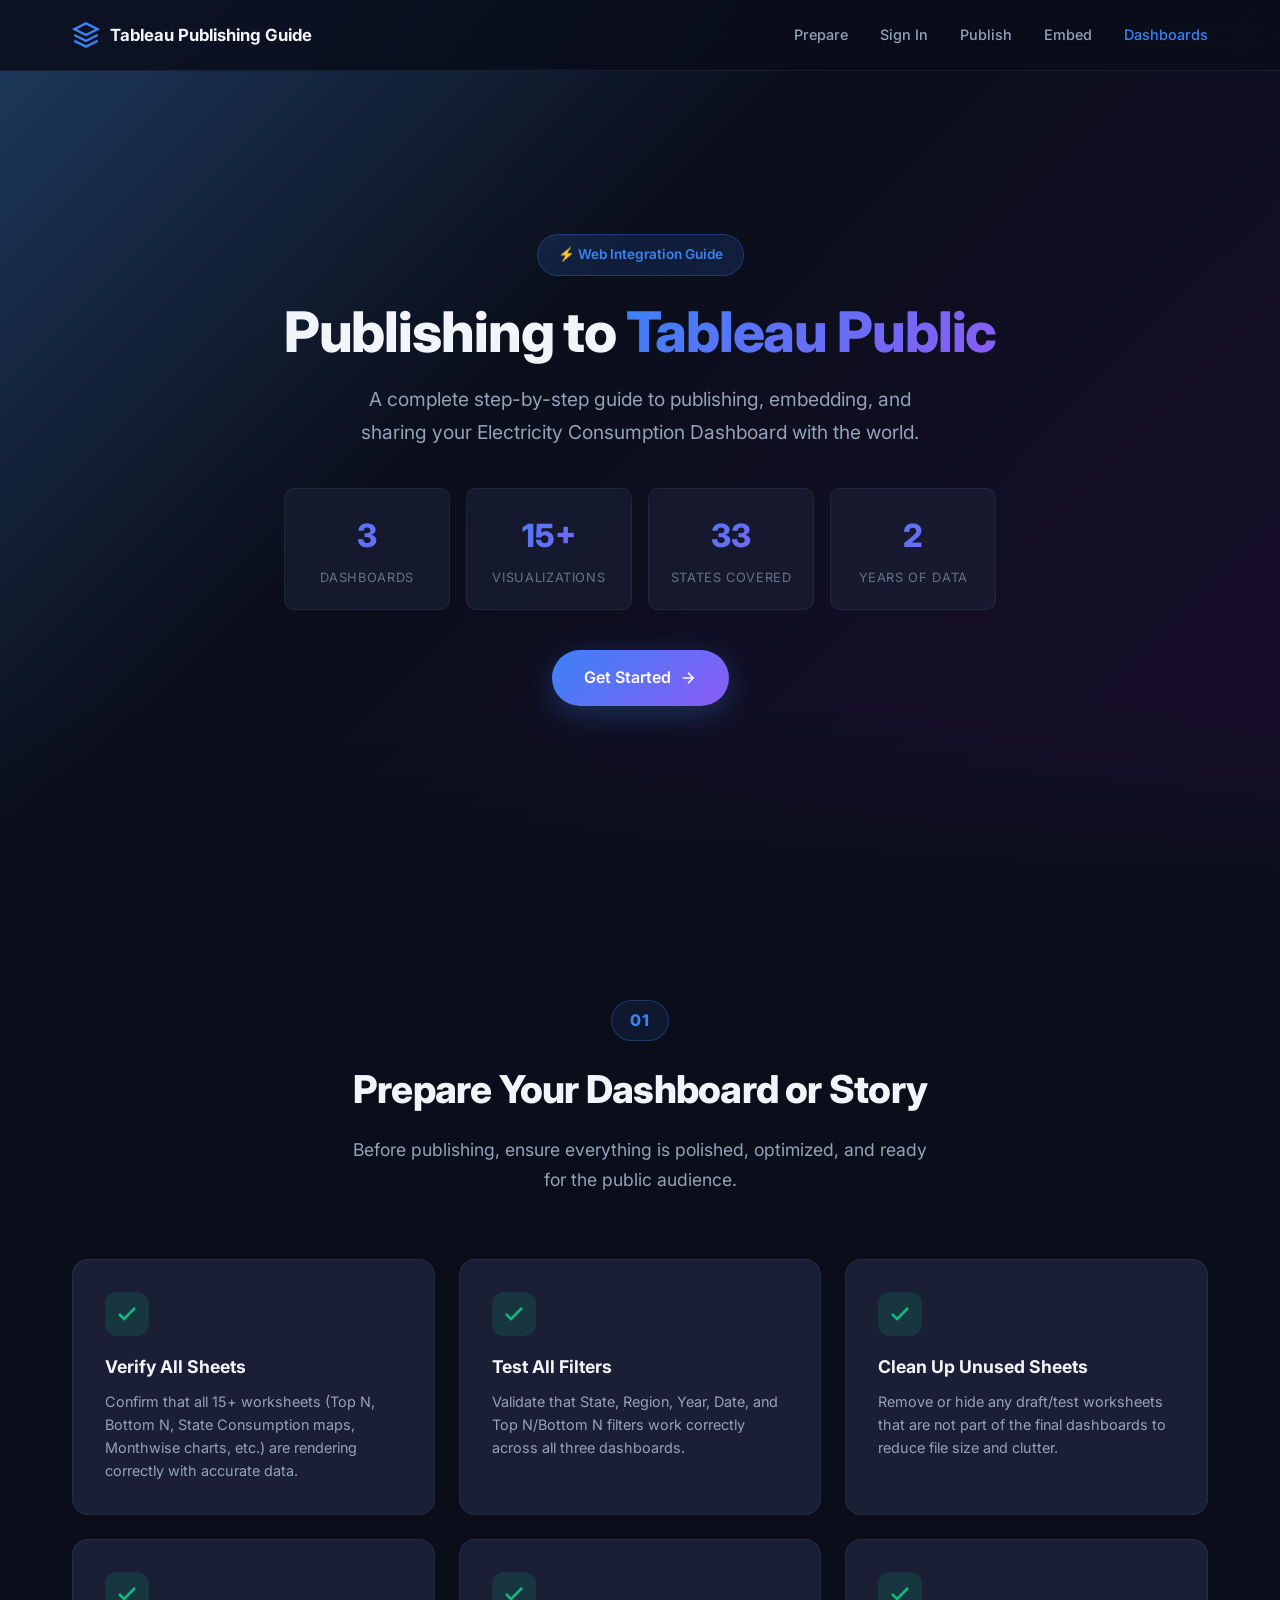
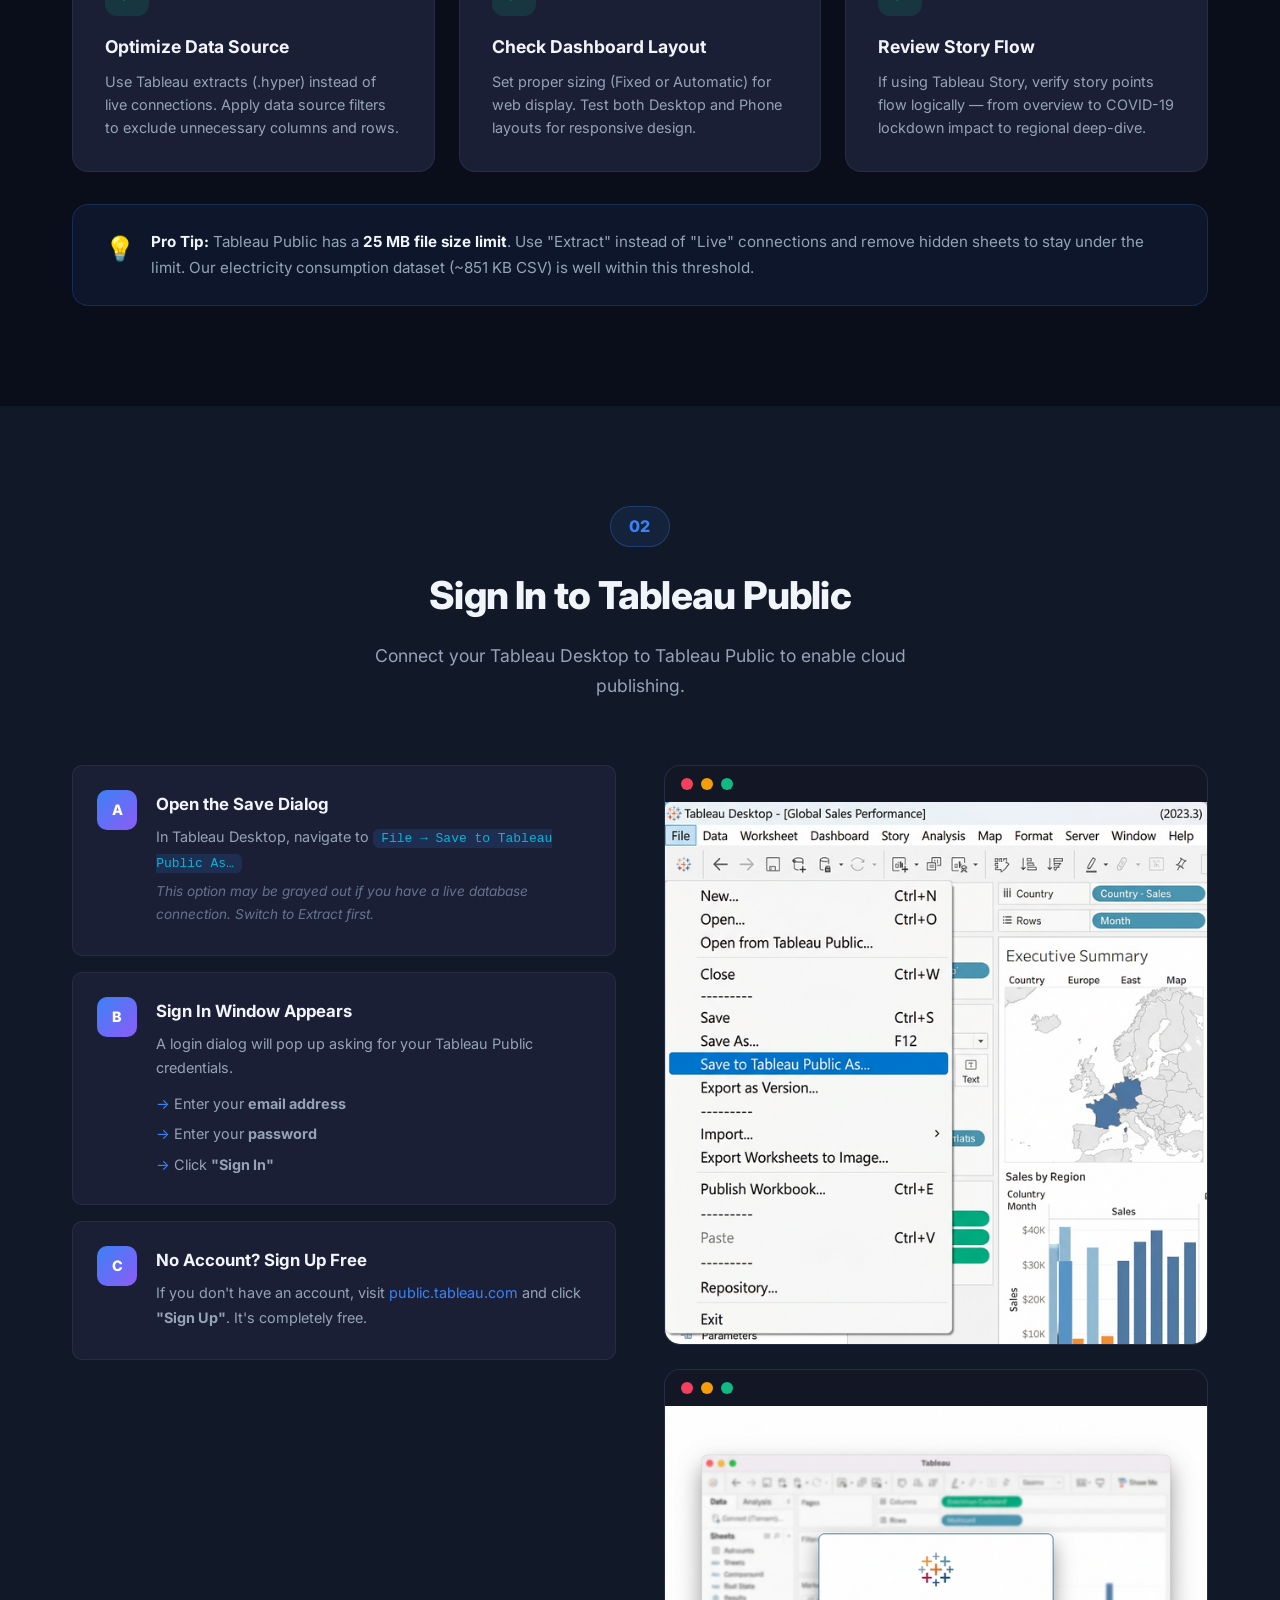
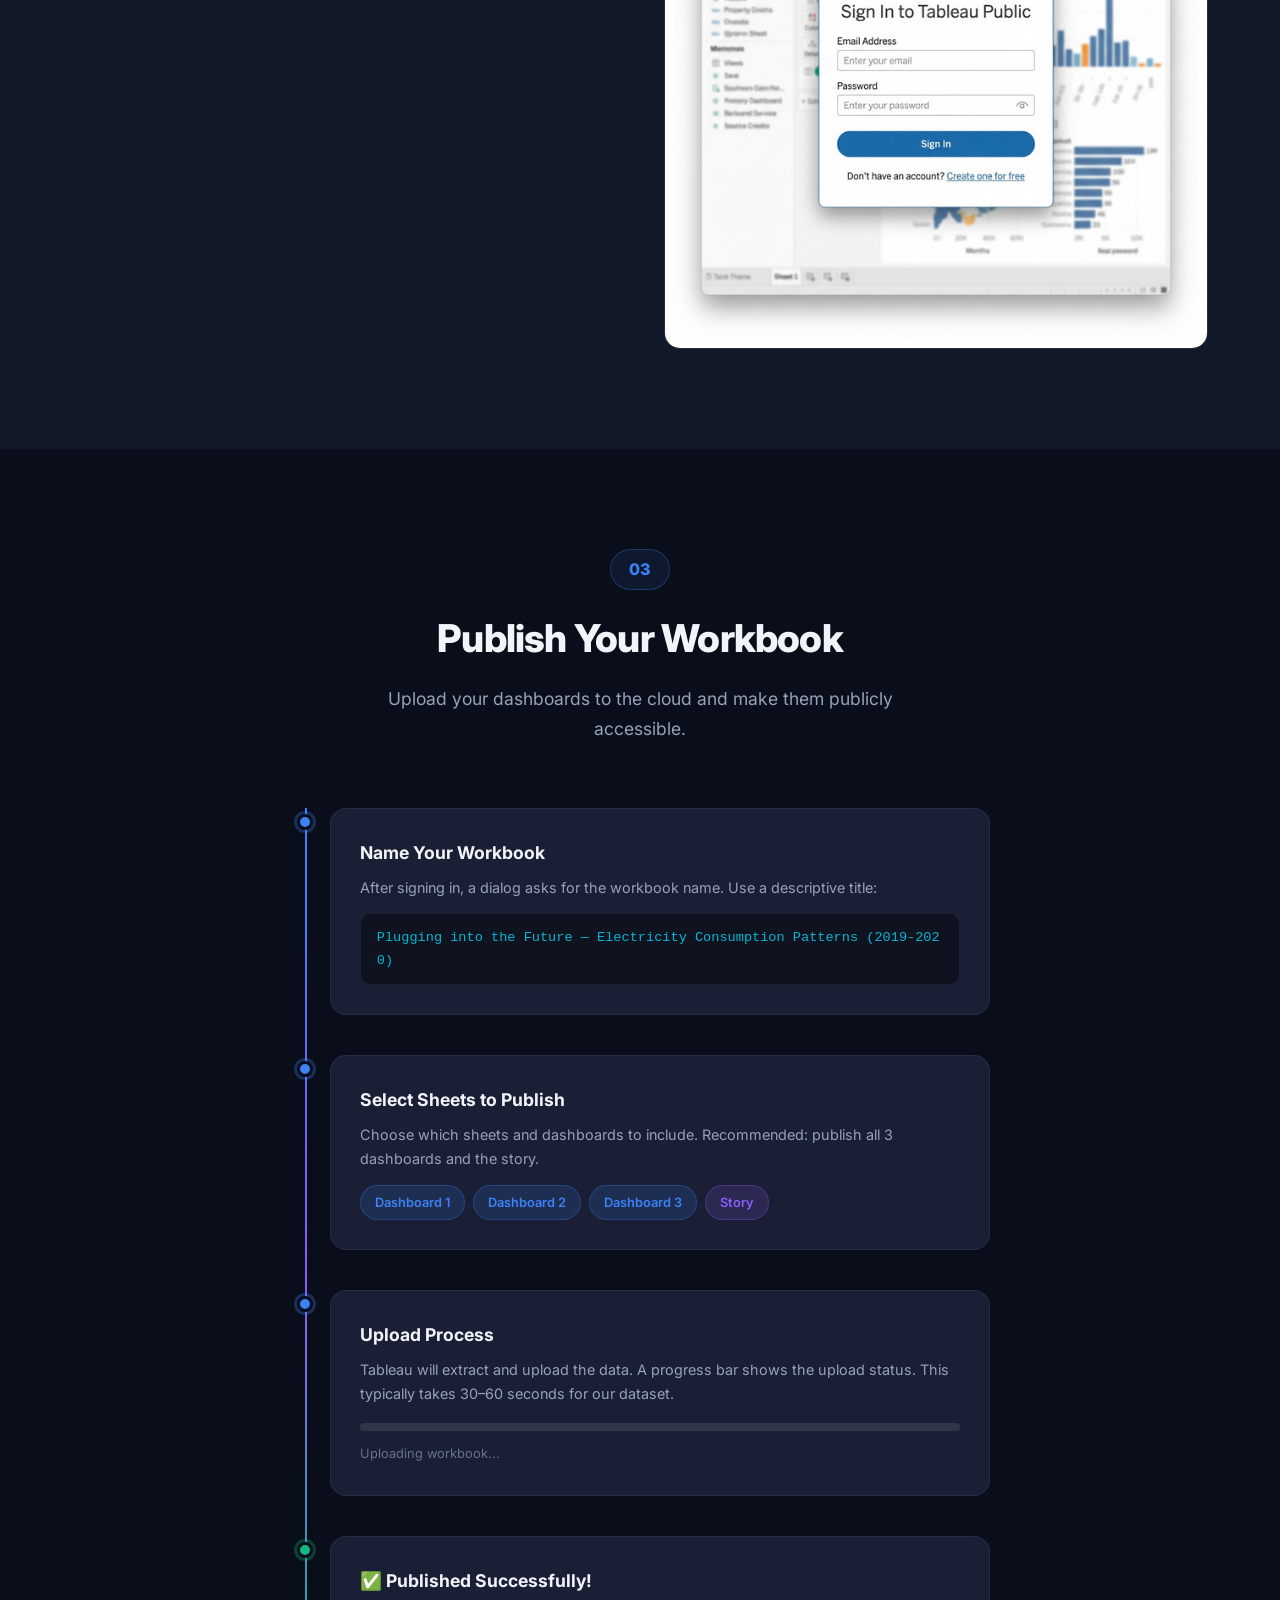
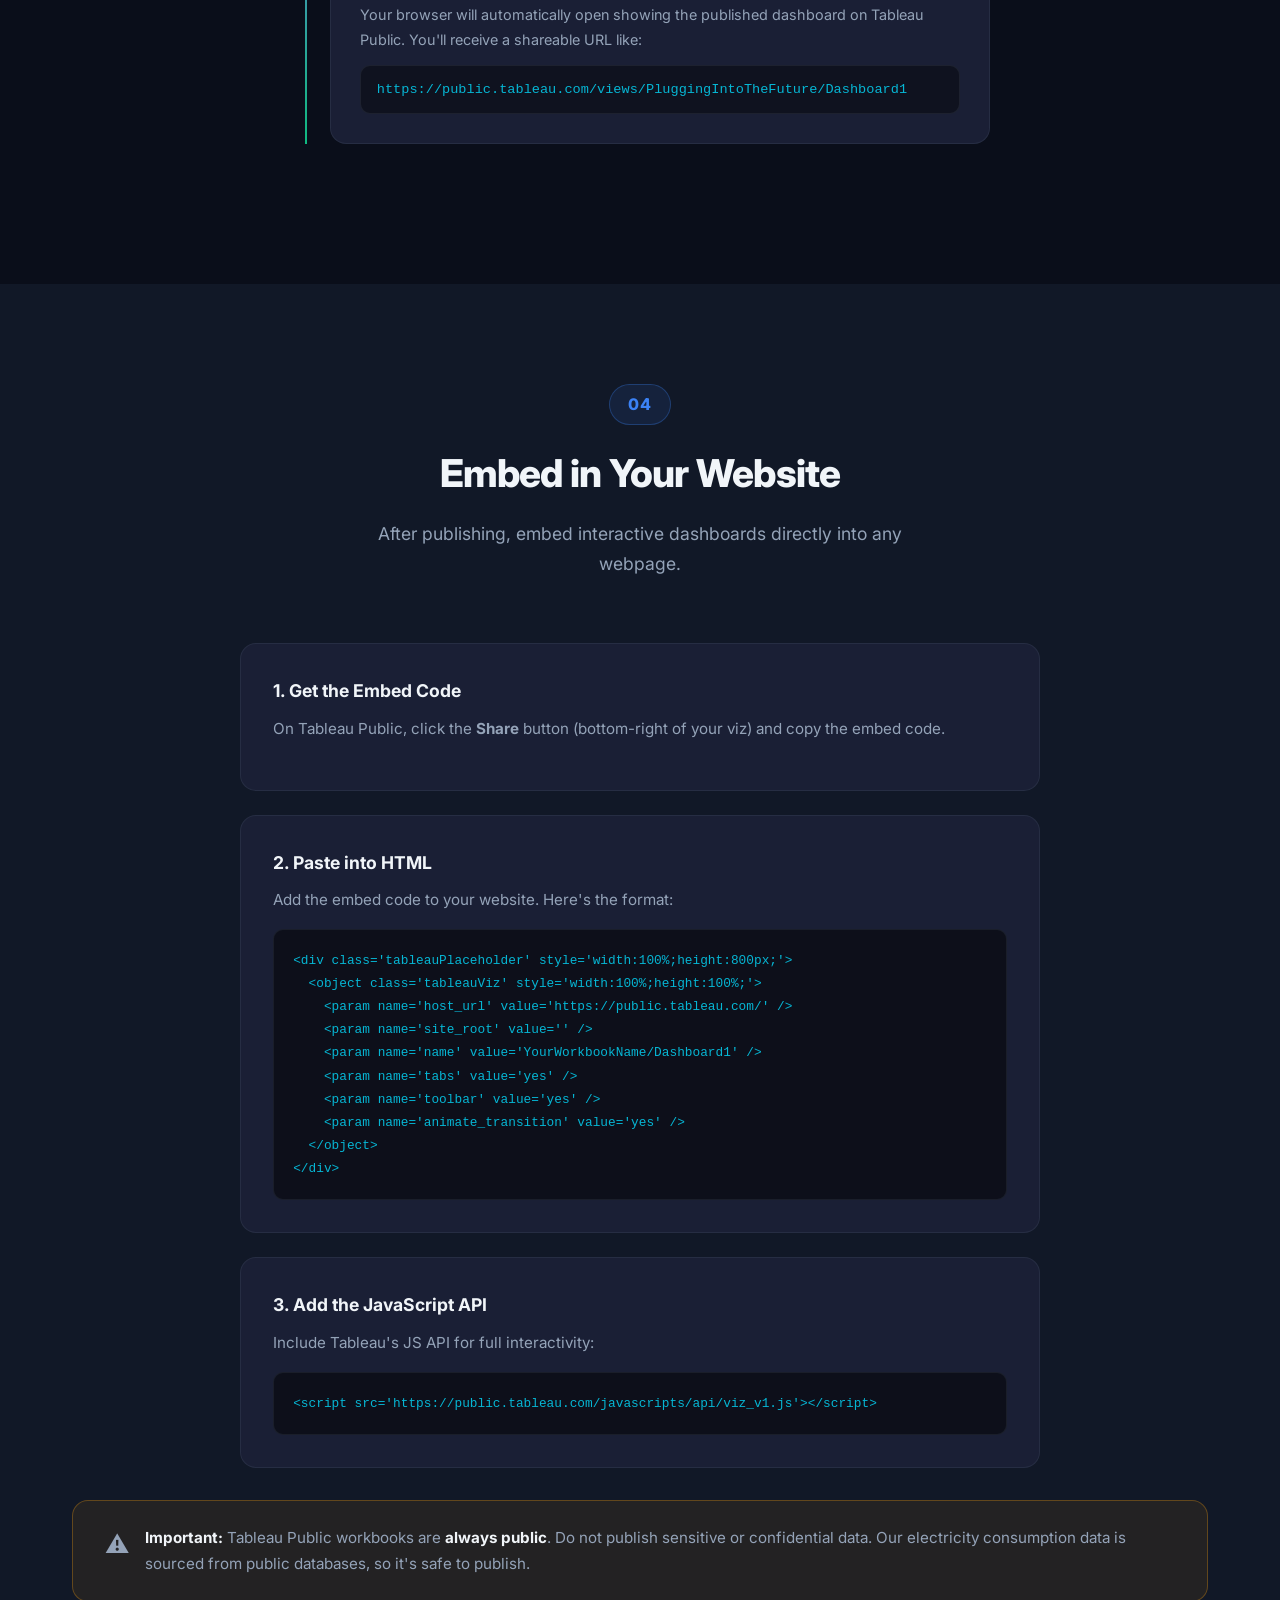
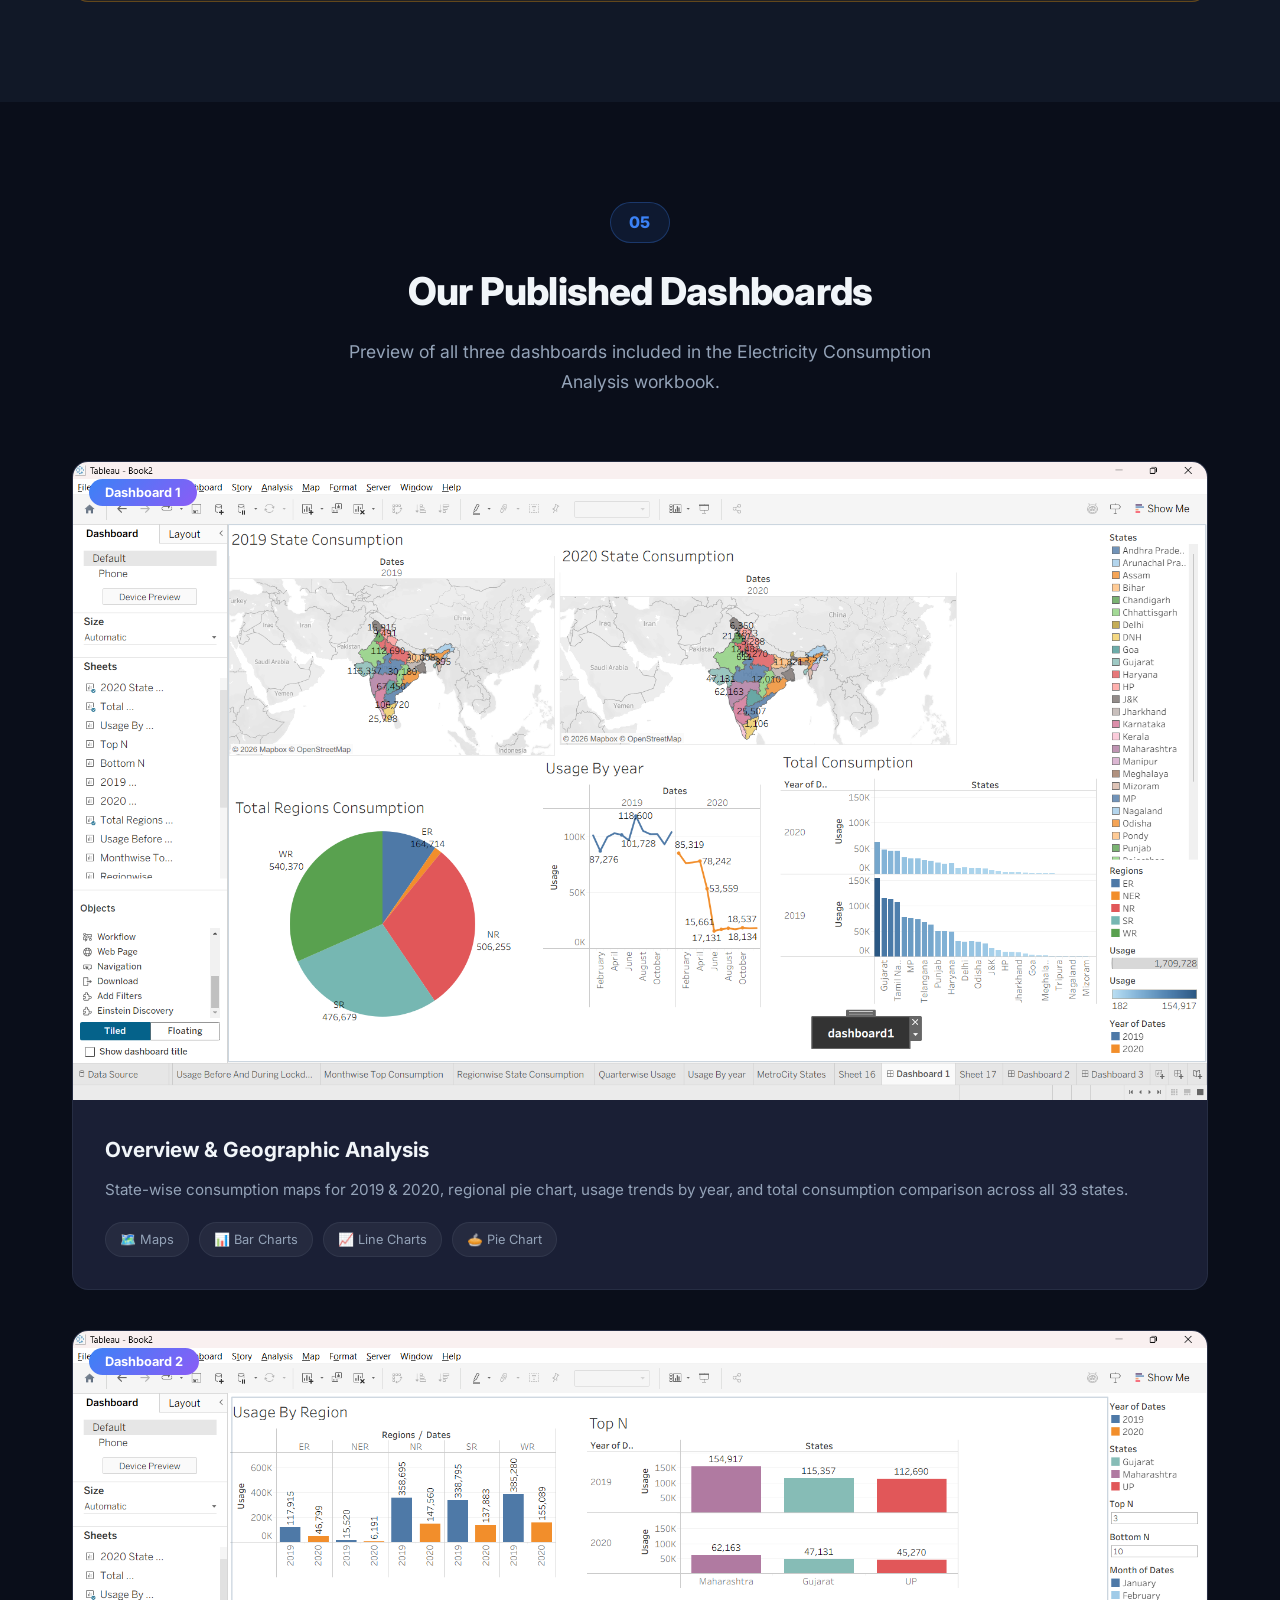
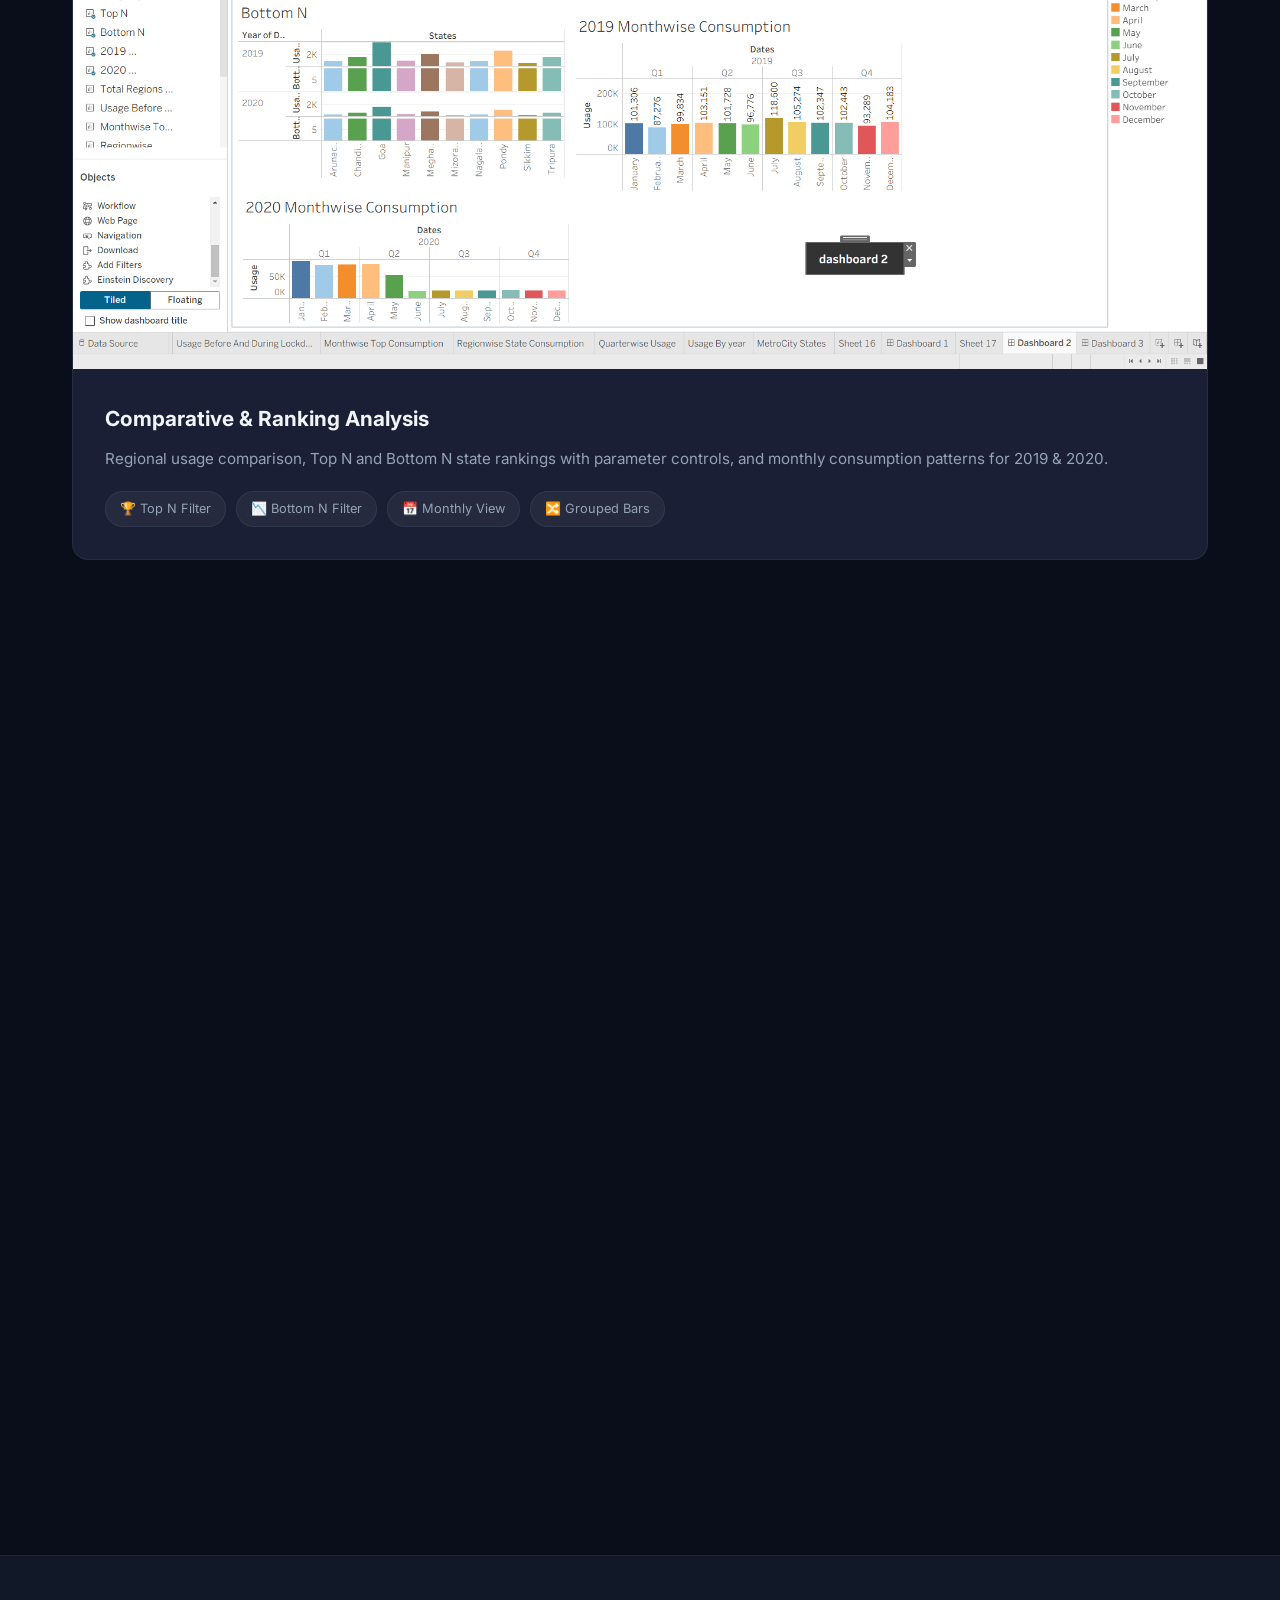
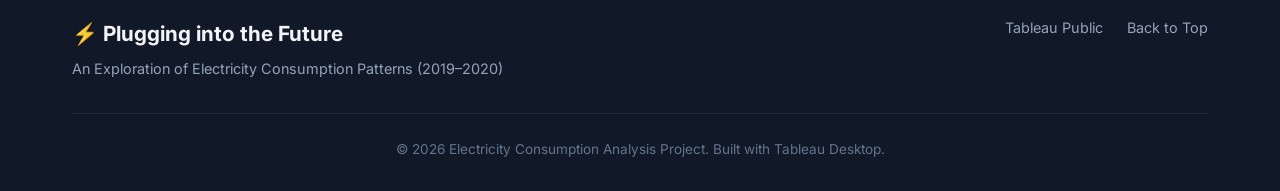
<file: webintegration/publishing/index.html>
<!DOCTYPE html>
<html lang="en">
<head>
    <meta charset="UTF-8">
    <meta name="viewport" content="width=device-width, initial-scale=1.0">
    <title>Publishing to Tableau Public — Electricity Consumption Dashboard</title>
    <meta name="description" content="Step-by-step guide to publishing the Electricity Consumption Dashboard to Tableau Public for web integration.">
    <link href="https://fonts.googleapis.com/css2?family=Inter:wght@300;400;500;600;700;800&display=swap" rel="stylesheet">
    <link rel="stylesheet" href="styles.css">
</head>
<body>
    <!-- Animated Background -->
    <div class="bg-orbs">
        <div class="orb orb-1"></div>
        <div class="orb orb-2"></div>
        <div class="orb orb-3"></div>
    </div>

    <!-- Navigation -->
    <nav class="navbar" id="navbar">
        <div class="nav-container">
            <div class="nav-brand">
                <svg width="28" height="28" viewBox="0 0 24 24" fill="none" stroke="currentColor" stroke-width="2"><path d="M12 2L2 7l10 5 10-5-10-5z"/><path d="M2 17l10 5 10-5"/><path d="M2 12l10 5 10-5"/></svg>
                <span>Tableau Publishing Guide</span>
            </div>
            <div class="nav-links">
                <a href="#prepare">Prepare</a>
                <a href="#signin">Sign In</a>
                <a href="#publish">Publish</a>
                <a href="#embed">Embed</a>
                <a href="#dashboards">Dashboards</a>
            </div>
        </div>
    </nav>

    <!-- Hero Section -->
    <header class="hero">
        <div class="hero-content">
            <div class="hero-badge">⚡ Web Integration Guide</div>
            <h1>Publishing to <span class="gradient-text">Tableau Public</span></h1>
            <p class="hero-subtitle">A complete step-by-step guide to publishing, embedding, and sharing your Electricity Consumption Dashboard with the world.</p>
            <div class="hero-stats">
                <div class="stat-card">
                    <span class="stat-number">3</span>
                    <span class="stat-label">Dashboards</span>
                </div>
                <div class="stat-card">
                    <span class="stat-number">15+</span>
                    <span class="stat-label">Visualizations</span>
                </div>
                <div class="stat-card">
                    <span class="stat-number">33</span>
                    <span class="stat-label">States Covered</span>
                </div>
                <div class="stat-card">
                    <span class="stat-number">2</span>
                    <span class="stat-label">Years of Data</span>
                </div>
            </div>
            <a href="#prepare" class="hero-cta">Get Started <svg width="18" height="18" viewBox="0 0 24 24" fill="none" stroke="currentColor" stroke-width="2"><path d="M5 12h14M12 5l7 7-7 7"/></svg></a>
        </div>
    </header>

    <!-- Step 1: Prepare -->
    <section class="section" id="prepare">
        <div class="container">
            <div class="step-header">
                <div class="step-number">01</div>
                <h2>Prepare Your Dashboard or Story</h2>
                <p class="section-desc">Before publishing, ensure everything is polished, optimized, and ready for the public audience.</p>
            </div>

            <div class="checklist-grid">
                <div class="checklist-card" data-aos="fade-up">
                    <div class="check-icon complete">
                        <svg width="24" height="24" viewBox="0 0 24 24" fill="none" stroke="currentColor" stroke-width="2.5"><polyline points="20 6 9 17 4 12"/></svg>
                    </div>
                    <h3>Verify All Sheets</h3>
                    <p>Confirm that all 15+ worksheets (Top N, Bottom N, State Consumption maps, Monthwise charts, etc.) are rendering correctly with accurate data.</p>
                </div>
                <div class="checklist-card" data-aos="fade-up" data-delay="100">
                    <div class="check-icon complete">
                        <svg width="24" height="24" viewBox="0 0 24 24" fill="none" stroke="currentColor" stroke-width="2.5"><polyline points="20 6 9 17 4 12"/></svg>
                    </div>
                    <h3>Test All Filters</h3>
                    <p>Validate that State, Region, Year, Date, and Top N/Bottom N filters work correctly across all three dashboards.</p>
                </div>
                <div class="checklist-card" data-aos="fade-up" data-delay="200">
                    <div class="check-icon complete">
                        <svg width="24" height="24" viewBox="0 0 24 24" fill="none" stroke="currentColor" stroke-width="2.5"><polyline points="20 6 9 17 4 12"/></svg>
                    </div>
                    <h3>Clean Up Unused Sheets</h3>
                    <p>Remove or hide any draft/test worksheets that are not part of the final dashboards to reduce file size and clutter.</p>
                </div>
                <div class="checklist-card" data-aos="fade-up" data-delay="300">
                    <div class="check-icon complete">
                        <svg width="24" height="24" viewBox="0 0 24 24" fill="none" stroke="currentColor" stroke-width="2.5"><polyline points="20 6 9 17 4 12"/></svg>
                    </div>
                    <h3>Optimize Data Source</h3>
                    <p>Use Tableau extracts (.hyper) instead of live connections. Apply data source filters to exclude unnecessary columns and rows.</p>
                </div>
                <div class="checklist-card" data-aos="fade-up" data-delay="400">
                    <div class="check-icon complete">
                        <svg width="24" height="24" viewBox="0 0 24 24" fill="none" stroke="currentColor" stroke-width="2.5"><polyline points="20 6 9 17 4 12"/></svg>
                    </div>
                    <h3>Check Dashboard Layout</h3>
                    <p>Set proper sizing (Fixed or Automatic) for web display. Test both Desktop and Phone layouts for responsive design.</p>
                </div>
                <div class="checklist-card" data-aos="fade-up" data-delay="500">
                    <div class="check-icon complete">
                        <svg width="24" height="24" viewBox="0 0 24 24" fill="none" stroke="currentColor" stroke-width="2.5"><polyline points="20 6 9 17 4 12"/></svg>
                    </div>
                    <h3>Review Story Flow</h3>
                    <p>If using Tableau Story, verify story points flow logically — from overview to COVID-19 lockdown impact to regional deep-dive.</p>
                </div>
            </div>

            <div class="tip-box">
                <div class="tip-icon">💡</div>
                <div>
                    <strong>Pro Tip:</strong> Tableau Public has a <strong>25 MB file size limit</strong>. Use "Extract" instead of "Live" connections and remove hidden sheets to stay under the limit. Our electricity consumption dataset (~851 KB CSV) is well within this threshold.
                </div>
            </div>
        </div>
    </section>

    <!-- Step 2: Sign In -->
    <section class="section section-dark" id="signin">
        <div class="container">
            <div class="step-header">
                <div class="step-number">02</div>
                <h2>Sign In to Tableau Public</h2>
                <p class="section-desc">Connect your Tableau Desktop to Tableau Public to enable cloud publishing.</p>
            </div>

            <div class="two-col">
                <div class="instruction-panel">
                    <div class="instruction-step">
                        <div class="inst-num">A</div>
                        <div>
                            <h4>Open the Save Dialog</h4>
                            <p>In Tableau Desktop, navigate to <code>File → Save to Tableau Public As…</code></p>
                            <p class="note">This option may be grayed out if you have a live database connection. Switch to Extract first.</p>
                        </div>
                    </div>
                    <div class="instruction-step">
                        <div class="inst-num">B</div>
                        <div>
                            <h4>Sign In Window Appears</h4>
                            <p>A login dialog will pop up asking for your Tableau Public credentials.</p>
                            <ul>
                                <li>Enter your <strong>email address</strong></li>
                                <li>Enter your <strong>password</strong></li>
                                <li>Click <strong>"Sign In"</strong></li>
                            </ul>
                        </div>
                    </div>
                    <div class="instruction-step">
                        <div class="inst-num">C</div>
                        <div>
                            <h4>No Account? Sign Up Free</h4>
                            <p>If you don't have an account, visit <a href="https://public.tableau.com/app/discover" target="_blank" rel="noopener">public.tableau.com</a> and click <strong>"Sign Up"</strong>. It's completely free.</p>
                        </div>
                    </div>
                </div>
                <div class="image-panel">
                    <div class="image-frame">
                        <div class="frame-dots"><span></span><span></span><span></span></div>
                        <img src="tableau_save_menu.png" alt="Tableau File Menu — Save to Tableau Public" loading="lazy">
                    </div>
                    <div class="image-frame" style="margin-top: 1.5rem;">
                        <div class="frame-dots"><span></span><span></span><span></span></div>
                        <img src="tableau_login_dialog.png" alt="Tableau Public Sign In Dialog" loading="lazy">
                    </div>
                </div>
            </div>
        </div>
    </section>

    <!-- Step 3: Publish -->
    <section class="section" id="publish">
        <div class="container">
            <div class="step-header">
                <div class="step-number">03</div>
                <h2>Publish Your Workbook</h2>
                <p class="section-desc">Upload your dashboards to the cloud and make them publicly accessible.</p>
            </div>

            <div class="timeline">
                <div class="timeline-item">
                    <div class="timeline-dot"></div>
                    <div class="timeline-content">
                        <h4>Name Your Workbook</h4>
                        <p>After signing in, a dialog asks for the workbook name. Use a descriptive title:</p>
                        <code class="code-block">Plugging into the Future — Electricity Consumption Patterns (2019-2020)</code>
                    </div>
                </div>
                <div class="timeline-item">
                    <div class="timeline-dot"></div>
                    <div class="timeline-content">
                        <h4>Select Sheets to Publish</h4>
                        <p>Choose which sheets and dashboards to include. Recommended: publish all 3 dashboards and the story.</p>
                        <div class="sheet-tags">
                            <span class="tag tag-dash">Dashboard 1</span>
                            <span class="tag tag-dash">Dashboard 2</span>
                            <span class="tag tag-dash">Dashboard 3</span>
                            <span class="tag tag-story">Story</span>
                        </div>
                    </div>
                </div>
                <div class="timeline-item">
                    <div class="timeline-dot"></div>
                    <div class="timeline-content">
                        <h4>Upload Process</h4>
                        <p>Tableau will extract and upload the data. A progress bar shows the upload status. This typically takes 30–60 seconds for our dataset.</p>
                        <div class="progress-demo">
                            <div class="progress-bar"><div class="progress-fill"></div></div>
                            <span>Uploading workbook...</span>
                        </div>
                    </div>
                </div>
                <div class="timeline-item">
                    <div class="timeline-dot success"></div>
                    <div class="timeline-content">
                        <h4>✅ Published Successfully!</h4>
                        <p>Your browser will automatically open showing the published dashboard on Tableau Public. You'll receive a shareable URL like:</p>
                        <code class="code-block">https://public.tableau.com/views/PluggingIntoTheFuture/Dashboard1</code>
                    </div>
                </div>
            </div>
        </div>
    </section>

    <!-- Step 4: Embed -->
    <section class="section section-dark" id="embed">
        <div class="container">
            <div class="step-header">
                <div class="step-number">04</div>
                <h2>Embed in Your Website</h2>
                <p class="section-desc">After publishing, embed interactive dashboards directly into any webpage.</p>
            </div>

            <div class="embed-guide">
                <div class="embed-step">
                    <h4>1. Get the Embed Code</h4>
                    <p>On Tableau Public, click the <strong>Share</strong> button (bottom-right of your viz) and copy the embed code.</p>
                </div>
                <div class="embed-step">
                    <h4>2. Paste into HTML</h4>
                    <p>Add the embed code to your website. Here's the format:</p>
                    <pre class="code-pre"><code>&lt;div class='tableauPlaceholder' style='width:100%;height:800px;'&gt;
  &lt;object class='tableauViz' style='width:100%;height:100%;'&gt;
    &lt;param name='host_url' value='https://public.tableau.com/' /&gt;
    &lt;param name='site_root' value='' /&gt;
    &lt;param name='name' value='YourWorkbookName/Dashboard1' /&gt;
    &lt;param name='tabs' value='yes' /&gt;
    &lt;param name='toolbar' value='yes' /&gt;
    &lt;param name='animate_transition' value='yes' /&gt;
  &lt;/object&gt;
&lt;/div&gt;</code></pre>
                </div>
                <div class="embed-step">
                    <h4>3. Add the JavaScript API</h4>
                    <p>Include Tableau's JS API for full interactivity:</p>
                    <pre class="code-pre"><code>&lt;script src='https://public.tableau.com/javascripts/api/viz_v1.js'&gt;&lt;/script&gt;</code></pre>
                </div>
            </div>

            <div class="tip-box tip-warning">
                <div class="tip-icon">⚠️</div>
                <div>
                    <strong>Important:</strong> Tableau Public workbooks are <strong>always public</strong>. Do not publish sensitive or confidential data. Our electricity consumption data is sourced from public databases, so it's safe to publish.
                </div>
            </div>
        </div>
    </section>

    <!-- Dashboards Preview -->
    <section class="section" id="dashboards">
        <div class="container">
            <div class="step-header">
                <div class="step-number">05</div>
                <h2>Our Published Dashboards</h2>
                <p class="section-desc">Preview of all three dashboards included in the Electricity Consumption Analysis workbook.</p>
            </div>

            <div class="dashboard-gallery">
                <div class="dash-card">
                    <div class="dash-image">
                        <img src="dashboard1.png" alt="Dashboard 1 — Overview & Geographic Analysis" loading="lazy">
                        <div class="dash-overlay">
                            <span class="dash-tag">Dashboard 1</span>
                        </div>
                    </div>
                    <div class="dash-info">
                        <h3>Overview & Geographic Analysis</h3>
                        <p>State-wise consumption maps for 2019 & 2020, regional pie chart, usage trends by year, and total consumption comparison across all 33 states.</p>
                        <div class="dash-features">
                            <span>🗺️ Maps</span>
                            <span>📊 Bar Charts</span>
                            <span>📈 Line Charts</span>
                            <span>🥧 Pie Chart</span>
                        </div>
                    </div>
                </div>

                <div class="dash-card">
                    <div class="dash-image">
                        <img src="dashboard2.png" alt="Dashboard 2 — Comparative & Ranking Analysis" loading="lazy">
                        <div class="dash-overlay">
                            <span class="dash-tag">Dashboard 2</span>
                        </div>
                    </div>
                    <div class="dash-info">
                        <h3>Comparative & Ranking Analysis</h3>
                        <p>Regional usage comparison, Top N and Bottom N state rankings with parameter controls, and monthly consumption patterns for 2019 & 2020.</p>
                        <div class="dash-features">
                            <span>🏆 Top N Filter</span>
                            <span>📉 Bottom N Filter</span>
                            <span>📅 Monthly View</span>
                            <span>🔀 Grouped Bars</span>
                        </div>
                    </div>
                </div>

                <div class="dash-card">
                    <div class="dash-image">
                        <img src="dashboard3.png" alt="Dashboard 3 — Deep Dive & Lockdown Analysis" loading="lazy">
                        <div class="dash-overlay">
                            <span class="dash-tag">Dashboard 3</span>
                        </div>
                    </div>
                    <div class="dash-info">
                        <h3>Deep Dive & Lockdown Analysis</h3>
                        <p>COVID-19 lockdown impact analysis, monthwise top consumption heatmap, regionwise state breakdown, quarterwise usage, and metro city comparison.</p>
                        <div class="dash-features">
                            <span>🔒 Lockdown Impact</span>
                            <span>🏙️ Metro Cities</span>
                            <span>📋 Region Breakdown</span>
                            <span>📊 Quarterly View</span>
                        </div>
                    </div>
                </div>
            </div>
        </div>
    </section>

    <!-- Footer -->
    <footer class="footer">
        <div class="container">
            <div class="footer-content">
                <div>
                    <h3>⚡ Plugging into the Future</h3>
                    <p>An Exploration of Electricity Consumption Patterns (2019–2020)</p>
                </div>
                <div class="footer-links">
                    <a href="https://public.tableau.com" target="_blank" rel="noopener">Tableau Public</a>
                    <a href="#prepare">Back to Top</a>
                </div>
            </div>
            <div class="footer-bottom">
                <p>&copy; 2026 Electricity Consumption Analysis Project. Built with Tableau Desktop.</p>
            </div>
        </div>
    </footer>

    <script src="script.js"></script>
</body>
</html>
</file>
<file: webintegration/publishing/styles.css>
/* ==================== CSS Variables & Reset ==================== */
:root {
    --bg-primary: #0a0e1a;
    --bg-secondary: #111827;
    --bg-card: #1a1f35;
    --bg-card-hover: #212845;
    --text-primary: #f1f5f9;
    --text-secondary: #94a3b8;
    --text-muted: #64748b;
    --accent-blue: #3b82f6;
    --accent-purple: #8b5cf6;
    --accent-cyan: #06b6d4;
    --accent-emerald: #10b981;
    --accent-amber: #f59e0b;
    --accent-rose: #f43f5e;
    --gradient-primary: linear-gradient(135deg, #3b82f6, #8b5cf6);
    --gradient-hero: linear-gradient(135deg, #1e3a5f 0%, #0a0e1a 40%, #1a0e2e 100%);
    --border-color: rgba(148, 163, 184, 0.1);
    --glass-bg: rgba(26, 31, 53, 0.7);
    --shadow-lg: 0 20px 60px rgba(0, 0, 0, 0.4);
    --radius: 16px;
    --radius-sm: 10px;
    --transition: 0.3s cubic-bezier(0.4, 0, 0.2, 1);
}

*, *::before, *::after { margin: 0; padding: 0; box-sizing: border-box; }

html { scroll-behavior: smooth; scroll-padding-top: 80px; }

body {
    font-family: 'Inter', -apple-system, BlinkMacSystemFont, sans-serif;
    background: var(--bg-primary);
    color: var(--text-primary);
    line-height: 1.7;
    overflow-x: hidden;
}

a { color: var(--accent-blue); text-decoration: none; transition: var(--transition); }
a:hover { color: var(--accent-cyan); }
code { background: rgba(59, 130, 246, 0.15); padding: 2px 8px; border-radius: 6px; font-size: 0.9em; color: var(--accent-cyan); }
img { max-width: 100%; height: auto; display: block; }

.container { max-width: 1200px; margin: 0 auto; padding: 0 2rem; }

/* ==================== Animated Background ==================== */
.bg-orbs { position: fixed; inset: 0; z-index: -1; overflow: hidden; pointer-events: none; }
.orb {
    position: absolute; border-radius: 50%; filter: blur(100px); opacity: 0.15;
    animation: float 20s ease-in-out infinite;
}
.orb-1 { width: 600px; height: 600px; background: var(--accent-blue); top: -200px; right: -200px; }
.orb-2 { width: 500px; height: 500px; background: var(--accent-purple); bottom: -150px; left: -150px; animation-delay: -7s; }
.orb-3 { width: 400px; height: 400px; background: var(--accent-cyan); top: 50%; left: 40%; animation-delay: -14s; }

@keyframes float {
    0%, 100% { transform: translate(0, 0) scale(1); }
    33% { transform: translate(30px, -50px) scale(1.05); }
    66% { transform: translate(-20px, 30px) scale(0.95); }
}

/* ==================== Navigation ==================== */
.navbar {
    position: fixed; top: 0; left: 0; right: 0; z-index: 1000;
    background: rgba(10, 14, 26, 0.85); backdrop-filter: blur(20px);
    border-bottom: 1px solid var(--border-color);
    transition: var(--transition);
}
.navbar.scrolled { background: rgba(10, 14, 26, 0.95); box-shadow: 0 4px 30px rgba(0,0,0,0.3); }
.nav-container { max-width: 1200px; margin: 0 auto; padding: 0 2rem; display: flex; align-items: center; justify-content: space-between; height: 70px; }
.nav-brand { display: flex; align-items: center; gap: 10px; font-weight: 700; font-size: 1.05rem; color: var(--text-primary); }
.nav-brand svg { color: var(--accent-blue); }
.nav-links { display: flex; gap: 2rem; }
.nav-links a { color: var(--text-secondary); font-size: 0.9rem; font-weight: 500; position: relative; }
.nav-links a::after { content: ''; position: absolute; bottom: -4px; left: 0; width: 0; height: 2px; background: var(--gradient-primary); transition: var(--transition); border-radius: 2px; }
.nav-links a:hover { color: var(--text-primary); }
.nav-links a:hover::after { width: 100%; }

/* ==================== Hero ==================== */
.hero {
    min-height: 100vh; display: flex; align-items: center; justify-content: center;
    background: var(--gradient-hero); text-align: center; padding: 120px 2rem 80px;
    position: relative;
}
.hero::after {
    content: ''; position: absolute; bottom: 0; left: 0; right: 0; height: 200px;
    background: linear-gradient(to top, var(--bg-primary), transparent);
}
.hero-content { position: relative; z-index: 2; max-width: 800px; }
.hero-badge {
    display: inline-block; background: rgba(59, 130, 246, 0.15); border: 1px solid rgba(59, 130, 246, 0.3);
    padding: 8px 20px; border-radius: 50px; font-size: 0.85rem; font-weight: 600;
    color: var(--accent-blue); margin-bottom: 1.5rem;
    animation: fadeInUp 0.8s ease;
}
.hero h1 { font-size: 3.5rem; font-weight: 800; line-height: 1.15; margin-bottom: 1.2rem; letter-spacing: -0.02em; animation: fadeInUp 0.8s ease 0.1s both; }
.gradient-text { background: var(--gradient-primary); -webkit-background-clip: text; -webkit-text-fill-color: transparent; background-clip: text; }
.hero-subtitle { font-size: 1.2rem; color: var(--text-secondary); max-width: 600px; margin: 0 auto 2.5rem; animation: fadeInUp 0.8s ease 0.2s both; }
.hero-stats { display: grid; grid-template-columns: repeat(4, 1fr); gap: 1rem; margin-bottom: 2.5rem; animation: fadeInUp 0.8s ease 0.3s both; }
.stat-card {
    background: var(--glass-bg); border: 1px solid var(--border-color); border-radius: var(--radius-sm);
    padding: 1.2rem; backdrop-filter: blur(10px);
    transition: var(--transition);
}
.stat-card:hover { border-color: var(--accent-blue); transform: translateY(-4px); }
.stat-number { display: block; font-size: 2rem; font-weight: 800; background: var(--gradient-primary); -webkit-background-clip: text; -webkit-text-fill-color: transparent; }
.stat-label { font-size: 0.8rem; color: var(--text-muted); text-transform: uppercase; letter-spacing: 0.05em; }
.hero-cta {
    display: inline-flex; align-items: center; gap: 8px;
    background: var(--gradient-primary); color: #fff; padding: 14px 32px;
    border-radius: 50px; font-weight: 600; font-size: 1rem;
    box-shadow: 0 8px 30px rgba(59, 130, 246, 0.3);
    transition: var(--transition); animation: fadeInUp 0.8s ease 0.4s both;
}
.hero-cta:hover { transform: translateY(-3px); box-shadow: 0 12px 40px rgba(59, 130, 246, 0.4); color: #fff; }

@keyframes fadeInUp {
    from { opacity: 0; transform: translateY(30px); }
    to { opacity: 1; transform: translateY(0); }
}

/* ==================== Sections ==================== */
.section { padding: 100px 0; }
.section-dark { background: var(--bg-secondary); }
.step-header { text-align: center; margin-bottom: 4rem; }
.step-number {
    display: inline-block; font-size: 1rem; font-weight: 800; color: var(--accent-blue);
    background: rgba(59, 130, 246, 0.1); border: 1px solid rgba(59, 130, 246, 0.3);
    padding: 6px 18px; border-radius: 50px; margin-bottom: 1rem; letter-spacing: 0.05em;
}
.step-header h2 { font-size: 2.4rem; font-weight: 800; margin-bottom: 0.8rem; letter-spacing: -0.02em; }
.section-desc { color: var(--text-secondary); font-size: 1.1rem; max-width: 600px; margin: 0 auto; }

/* ==================== Checklist Grid ==================== */
.checklist-grid { display: grid; grid-template-columns: repeat(3, 1fr); gap: 1.5rem; margin-bottom: 2rem; }
.checklist-card {
    background: var(--bg-card); border: 1px solid var(--border-color); border-radius: var(--radius);
    padding: 2rem; transition: var(--transition); position: relative; overflow: hidden;
}
.checklist-card::before {
    content: ''; position: absolute; top: 0; left: 0; right: 0; height: 3px;
    background: var(--gradient-primary); opacity: 0; transition: var(--transition);
}
.checklist-card:hover { border-color: rgba(59, 130, 246, 0.3); transform: translateY(-4px); box-shadow: var(--shadow-lg); }
.checklist-card:hover::before { opacity: 1; }
.check-icon {
    width: 44px; height: 44px; border-radius: 12px; display: flex; align-items: center; justify-content: center;
    margin-bottom: 1rem;
}
.check-icon.complete { background: rgba(16, 185, 129, 0.15); color: var(--accent-emerald); }
.checklist-card h3 { font-size: 1.1rem; font-weight: 700; margin-bottom: 0.5rem; }
.checklist-card p { color: var(--text-secondary); font-size: 0.9rem; line-height: 1.6; }

/* ==================== Tip Box ==================== */
.tip-box {
    background: rgba(59, 130, 246, 0.08); border: 1px solid rgba(59, 130, 246, 0.2);
    border-radius: var(--radius); padding: 1.5rem 2rem; display: flex; gap: 1rem; align-items: flex-start;
    font-size: 0.95rem; color: var(--text-secondary); line-height: 1.7;
}
.tip-box strong { color: var(--text-primary); }
.tip-icon { font-size: 1.5rem; flex-shrink: 0; }
.tip-warning { background: rgba(245, 158, 11, 0.08); border-color: rgba(245, 158, 11, 0.3); }

/* ==================== Two Column Layout ==================== */
.two-col { display: grid; grid-template-columns: 1fr 1fr; gap: 3rem; align-items: start; }
.instruction-step {
    display: flex; gap: 1.2rem; padding: 1.5rem; border-radius: var(--radius-sm);
    margin-bottom: 1rem; background: var(--bg-card); border: 1px solid var(--border-color);
    transition: var(--transition);
}
.instruction-step:hover { border-color: rgba(59, 130, 246, 0.3); }
.inst-num {
    width: 40px; height: 40px; border-radius: 10px; display: flex; align-items: center; justify-content: center;
    background: var(--gradient-primary); color: #fff; font-weight: 800; font-size: 0.9rem; flex-shrink: 0;
}
.instruction-step h4 { font-size: 1.05rem; font-weight: 700; margin-bottom: 0.4rem; }
.instruction-step p { color: var(--text-secondary); font-size: 0.9rem; margin-bottom: 0.3rem; }
.instruction-step ul { list-style: none; padding: 0; margin-top: 0.5rem; }
.instruction-step li { color: var(--text-secondary); font-size: 0.9rem; padding: 3px 0; padding-left: 18px; position: relative; }
.instruction-step li::before { content: '→'; position: absolute; left: 0; color: var(--accent-blue); }
.note { font-style: italic; color: var(--text-muted) !important; font-size: 0.85rem !important; }

/* ==================== Image Frame ==================== */
.image-frame {
    border-radius: var(--radius); overflow: hidden; border: 1px solid var(--border-color);
    background: var(--bg-card);
}
.frame-dots { padding: 12px 16px; display: flex; gap: 8px; background: rgba(0,0,0,0.3); }
.frame-dots span { width: 12px; height: 12px; border-radius: 50%; }
.frame-dots span:nth-child(1) { background: #f43f5e; }
.frame-dots span:nth-child(2) { background: #f59e0b; }
.frame-dots span:nth-child(3) { background: #10b981; }
.image-frame img { width: 100%; display: block; }

/* ==================== Timeline ==================== */
.timeline { max-width: 700px; margin: 0 auto; position: relative; padding-left: 40px; }
.timeline::before {
    content: ''; position: absolute; left: 15px; top: 0; bottom: 0; width: 2px;
    background: linear-gradient(to bottom, var(--accent-blue), var(--accent-purple), var(--accent-emerald));
}
.timeline-item { margin-bottom: 2.5rem; position: relative; }
.timeline-dot {
    position: absolute; left: -33px; top: 6px; width: 16px; height: 16px;
    border-radius: 50%; background: var(--accent-blue); border: 3px solid var(--bg-primary);
    box-shadow: 0 0 0 3px rgba(59, 130, 246, 0.3);
}
.timeline-dot.success { background: var(--accent-emerald); box-shadow: 0 0 0 3px rgba(16, 185, 129, 0.3); }
.timeline-content {
    background: var(--bg-card); border: 1px solid var(--border-color); border-radius: var(--radius);
    padding: 1.8rem; transition: var(--transition);
}
.timeline-content:hover { border-color: rgba(59, 130, 246, 0.3); transform: translateX(6px); }
.timeline-content h4 { font-size: 1.1rem; font-weight: 700; margin-bottom: 0.5rem; }
.timeline-content p { color: var(--text-secondary); font-size: 0.9rem; margin-bottom: 0.8rem; }
.code-block {
    display: block; background: rgba(0,0,0,0.4); border: 1px solid var(--border-color);
    padding: 12px 16px; border-radius: var(--radius-sm); font-family: 'Fira Code', monospace;
    font-size: 0.85rem; color: var(--accent-cyan); word-break: break-all;
}
.sheet-tags { display: flex; flex-wrap: wrap; gap: 8px; }
.tag { padding: 6px 14px; border-radius: 50px; font-size: 0.8rem; font-weight: 600; }
.tag-dash { background: rgba(59, 130, 246, 0.15); color: var(--accent-blue); border: 1px solid rgba(59, 130, 246, 0.3); }
.tag-story { background: rgba(139, 92, 246, 0.15); color: var(--accent-purple); border: 1px solid rgba(139, 92, 246, 0.3); }
.progress-demo { margin-top: 1rem; }
.progress-bar { width: 100%; height: 8px; background: rgba(255,255,255,0.1); border-radius: 50px; overflow: hidden; margin-bottom: 8px; }
.progress-fill { width: 0%; height: 100%; background: var(--gradient-primary); border-radius: 50px; animation: loadProgress 3s ease-in-out infinite; }
@keyframes loadProgress { 0% { width: 0%; } 50% { width: 85%; } 100% { width: 100%; } }
.progress-demo span { font-size: 0.8rem; color: var(--text-muted); }

/* ==================== Embed Guide ==================== */
.embed-guide { max-width: 800px; margin: 0 auto 2rem; }
.embed-step {
    background: var(--bg-card); border: 1px solid var(--border-color);
    border-radius: var(--radius); padding: 2rem; margin-bottom: 1.5rem;
    transition: var(--transition);
}
.embed-step:hover { border-color: rgba(59, 130, 246, 0.3); }
.embed-step h4 { font-size: 1.1rem; font-weight: 700; margin-bottom: 0.6rem; }
.embed-step p { color: var(--text-secondary); font-size: 0.95rem; margin-bottom: 1rem; }
.code-pre {
    background: rgba(0,0,0,0.5); border: 1px solid var(--border-color); border-radius: var(--radius-sm);
    padding: 1.2rem; overflow-x: auto;
}
.code-pre code { background: none; padding: 0; color: var(--accent-cyan); font-size: 0.8rem; line-height: 1.8; white-space: pre; }

/* ==================== Dashboard Gallery ==================== */
.dashboard-gallery { display: grid; gap: 2.5rem; }
.dash-card {
    background: var(--bg-card); border: 1px solid var(--border-color); border-radius: var(--radius);
    overflow: hidden; transition: var(--transition);
}
.dash-card:hover { border-color: rgba(59, 130, 246, 0.3); transform: translateY(-6px); box-shadow: var(--shadow-lg); }
.dash-image { position: relative; overflow: hidden; }
.dash-image img { width: 100%; transition: var(--transition); }
.dash-card:hover .dash-image img { transform: scale(1.02); }
.dash-overlay {
    position: absolute; top: 1rem; left: 1rem;
}
.dash-tag {
    background: var(--gradient-primary); color: #fff; padding: 6px 16px;
    border-radius: 50px; font-size: 0.8rem; font-weight: 700;
}
.dash-info { padding: 2rem; }
.dash-info h3 { font-size: 1.3rem; font-weight: 700; margin-bottom: 0.6rem; }
.dash-info p { color: var(--text-secondary); font-size: 0.95rem; margin-bottom: 1.2rem; }
.dash-features { display: flex; flex-wrap: wrap; gap: 10px; }
.dash-features span {
    background: rgba(255,255,255,0.05); border: 1px solid var(--border-color);
    padding: 6px 14px; border-radius: 50px; font-size: 0.8rem; color: var(--text-secondary);
}

/* ==================== Footer ==================== */
.footer { padding: 60px 0 30px; border-top: 1px solid var(--border-color); background: var(--bg-secondary); }
.footer-content { display: flex; justify-content: space-between; align-items: flex-start; padding-bottom: 2rem; border-bottom: 1px solid var(--border-color); }
.footer-content h3 { font-size: 1.3rem; font-weight: 700; margin-bottom: 0.3rem; }
.footer-content p { color: var(--text-secondary); font-size: 0.9rem; }
.footer-links { display: flex; gap: 1.5rem; }
.footer-links a { color: var(--text-secondary); font-size: 0.9rem; }
.footer-links a:hover { color: var(--accent-blue); }
.footer-bottom { padding-top: 1.5rem; text-align: center; }
.footer-bottom p { color: var(--text-muted); font-size: 0.85rem; }

/* ==================== Responsive ==================== */
@media (max-width: 1024px) {
    .checklist-grid { grid-template-columns: repeat(2, 1fr); }
}
@media (max-width: 768px) {
    .hero h1 { font-size: 2.2rem; }
    .hero-stats { grid-template-columns: repeat(2, 1fr); }
    .checklist-grid { grid-template-columns: 1fr; }
    .two-col { grid-template-columns: 1fr; }
    .nav-links { display: none; }
    .step-header h2 { font-size: 1.8rem; }
    .footer-content { flex-direction: column; gap: 1.5rem; }
}
</file>
